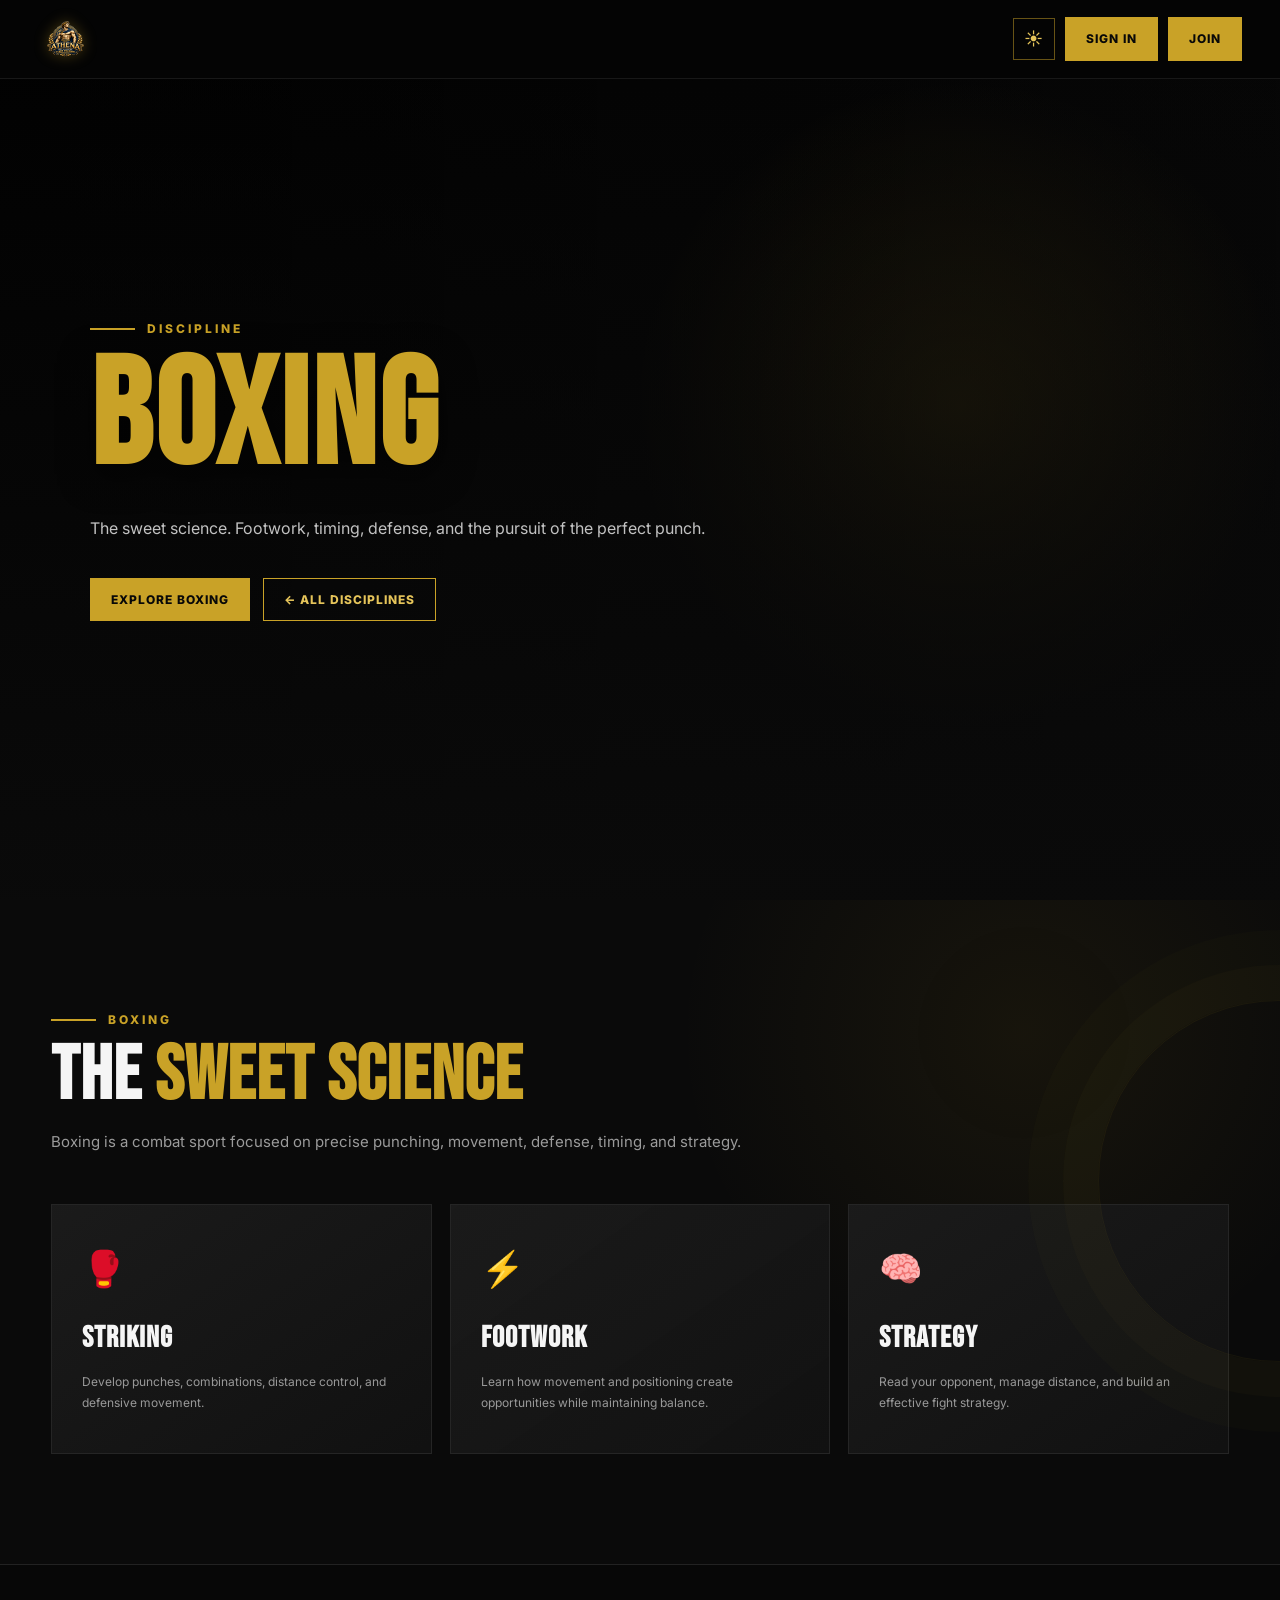
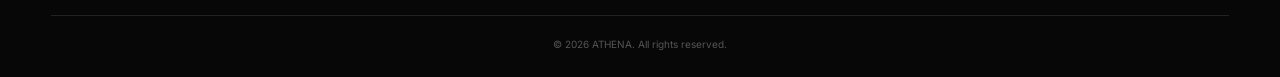
<file: boxing.html>
<!DOCTYPE html>
<html lang="en">
<head>
    <meta charset="UTF-8">
    <meta name="viewport" content="width=device-width, initial-scale=1.0">

    <title>ATHENA — Boxing</title>

    <link rel="preconnect" href="https://fonts.googleapis.com">
    <link
        href="https://fonts.googleapis.com/css2?family=Bebas+Neue&family=Inter:wght@300;400;600;800&display=swap"
        rel="stylesheet"
    >

    <link rel="stylesheet" href="boxing.css">
</head>

<body>

<nav id="navbar">
    <div class="nav-container">

        <a href="index.html" class="logo">
            <img src="images/logo.png" alt="ATHENA">
        </a>

        <div class="nav-actions">

            <button
                class="theme-toggle"
                id="themeToggle"
                type="button"
            >
                <span id="themeIcon">☀</span>
            </button>

            <button
                class="btn btn-primary"
                onclick="window.location.href='signin.html'"
            >
                Sign In
            </button>

            <button
                class="btn btn-primary"
                onclick="window.location.href='join.html'"
            >
                Join
            </button>

        </div>

    </div>
</nav>


<section class="sport-hero boxing-page">

    <div class="sport-overlay"></div>

    <div class="sport-content">

        <span class="section-tag">
            DISCIPLINE
        </span>

        <h1>
            <span class="gold">BOXING</span>
        </h1>

        <p>
            The sweet science.
            Footwork, timing, defense, and the pursuit of the perfect punch.
        </p>

        <div class="sport-buttons">

            <a href="#about" class="btn btn-primary">
                Explore Boxing
            </a>

            <a href="index.html#disciplines" class="btn btn-outline">
                ← All Disciplines
            </a>

        </div>

    </div>

</section>


<section id="about" class="sport-section">

    <div class="container">

        <div class="section-header">

            <span class="section-tag">
                BOXING
            </span>

            <h2 class="section-title">
                THE <span class="gold">SWEET SCIENCE</span>
            </h2>

            <p class="section-desc">
                Boxing is a combat sport focused on precise punching,
                movement, defense, timing, and strategy.
            </p>

        </div>

        <div class="sport-grid">

            <div class="sport-info-card">
                <span>🥊</span>
                <h3>STRIKING</h3>
                <p>
                    Develop punches, combinations, distance control,
                    and defensive movement.
                </p>
            </div>

            <div class="sport-info-card">
                <span>⚡</span>
                <h3>FOOTWORK</h3>
                <p>
                    Learn how movement and positioning create opportunities
                    while maintaining balance.
                </p>
            </div>

            <div class="sport-info-card">
                <span>🧠</span>
                <h3>STRATEGY</h3>
                <p>
                    Read your opponent, manage distance, and build an
                    effective fight strategy.
                </p>
            </div>

        </div>

    </div>

</section>


<footer class="footer">

    <div class="container">

        <div class="footer-bottom">
            <p>© 2026 ATHENA. All rights reserved.</p>
        </div>

    </div>

</footer>


<script src="boxing.js"></script>

</body>
</html>
</file>
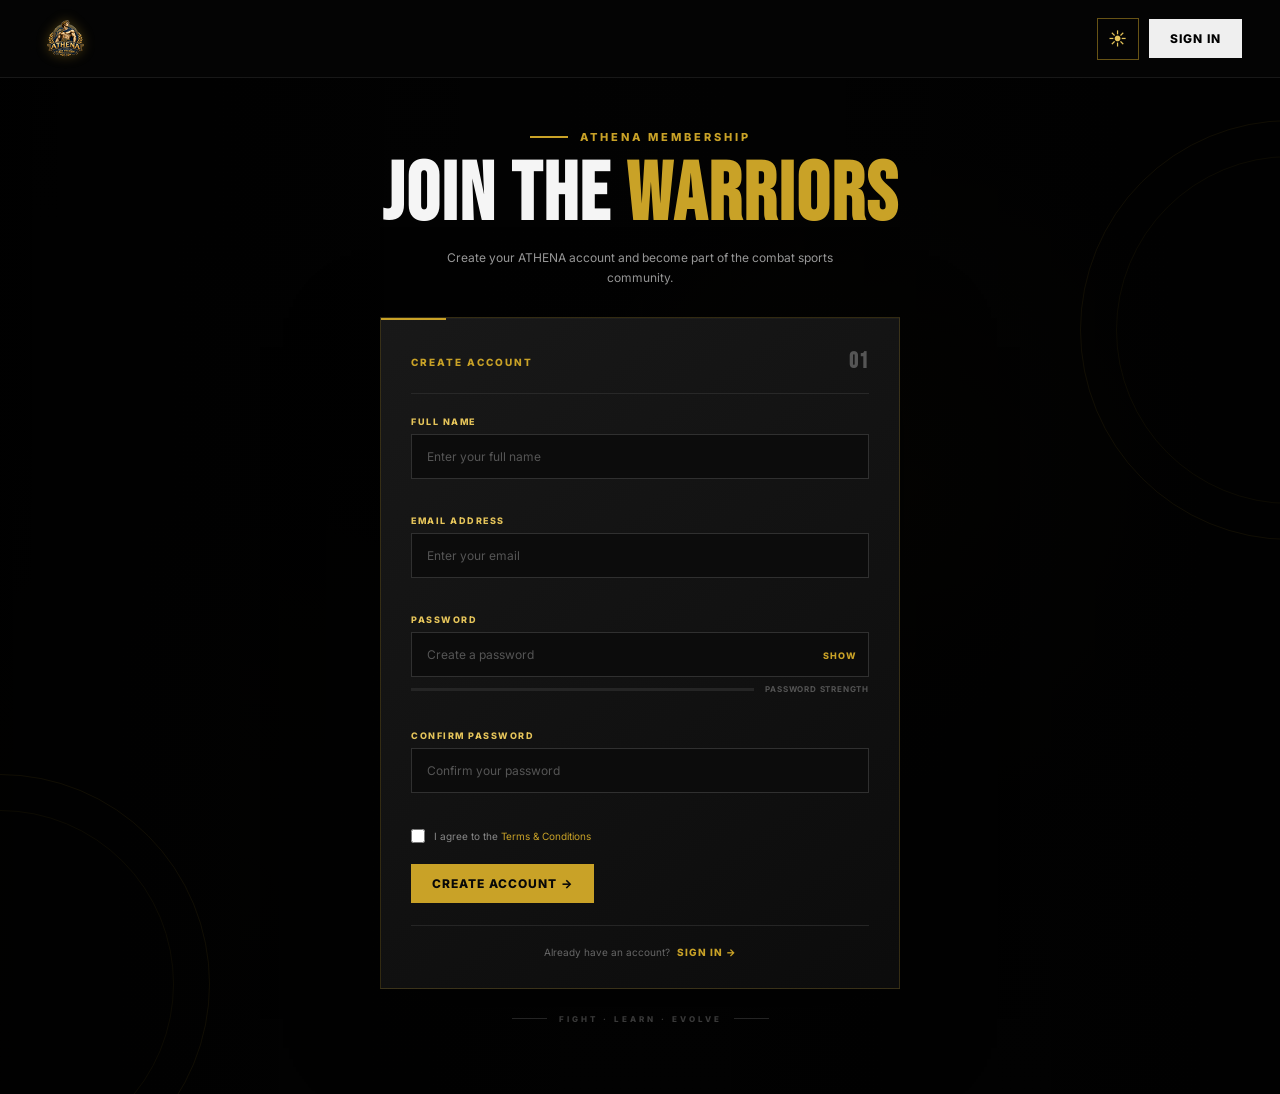
<file: join.html>
<!doctype html>
<html lang="en">
<head>
    <meta charset="UTF-8">
    <meta name="viewport" content="width=device-width, initial-scale=1.0">

    <title>ATHENA — Join</title>

    <link rel="preconnect" href="https://fonts.googleapis.com">
    <link href="https://fonts.googleapis.com/css2?family=Bebas+Neue&family=Inter:wght@300;400;600;800&display=swap" rel="stylesheet">

    <link rel="stylesheet" href="join.css">
</head>

<body>

<nav id="navbar">
    <div class="nav-container">

        <a href="index.html" class="logo">
            <img src="images/logo.png" alt="ATHENA">
        </a>

        <div class="nav-actions">

            <button
                class="theme-toggle"
                id="themeToggle"
                type="button"
                aria-label="Toggle theme"
            >
                <span id="themeIcon">☀</span>
            </button>

            <button
                class="btn btn-outline"
                onclick="window.location.href='signin.html'"
            >
                Sign In
            </button>

        </div>
    </div>
</nav>


<main class="join-page">

    <div class="join-background"></div>
    <div class="join-overlay"></div>

    <div class="gold-circle circle-one"></div>
    <div class="gold-circle circle-two"></div>

    <section class="join-section">

        <div class="join-header">

            <span class="section-tag">
                <span class="tag-line"></span>
                ATHENA MEMBERSHIP
            </span>

            <h1>
                JOIN THE
                <span class="gold">WARRIORS</span>
            </h1>

            <p>
                Create your ATHENA account and become part of the combat sports community.
            </p>

        </div>


        <div class="join-card">

            <div class="card-top">
                <span>CREATE ACCOUNT</span>
                <span class="card-number">01</span>
            </div>


            <form id="joinForm">

                <div class="form-group">
                    <label for="fullName">FULL NAME</label>

                    <input
                        type="text"
                        id="fullName"
                        placeholder="Enter your full name"
                        autocomplete="name"
                    >

                    <small class="error" id="nameError"></small>
                </div>


                <div class="form-group">
                    <label for="email">EMAIL ADDRESS</label>

                    <input
    type="email"
    id="email"
    placeholder="Enter your email"
    required
>

                    <small class="error" id="emailError"></small>
                </div>


                <div class="form-group">
                    <label for="password">PASSWORD</label>

                    <div class="password-wrapper">

                        <input
                            type="password"
                            id="password"
                            placeholder="Create a password"
                            autocomplete="new-password"
                        >

                        <button
                            type="button"
                            class="password-toggle"
                            id="passwordToggle"
                        >
                            SHOW
                        </button>

                    </div>

                    <div class="password-strength">
                        <div class="strength-bar">
                            <span id="strengthBar"></span>
                        </div>

                        <span id="strengthText">
                            PASSWORD STRENGTH
                        </span>
                    </div>

                    <small class="error" id="passwordError"></small>
                </div>


                <div class="form-group">
                    <label for="confirmPassword">CONFIRM PASSWORD</label>

                    <input
                        type="password"
                        id="confirmPassword"
                        placeholder="Confirm your password"
                        autocomplete="new-password"
                    >

                    <small class="error" id="confirmError"></small>
                </div>


                <label class="terms">

                    <input
                        type="checkbox"
                        id="terms"
                    >

                    <span>
                        I agree to the
                        <a href="#">Terms & Conditions</a>
                    </span>

                </label>

                <small class="error terms-error" id="termsError"></small>


<button type="submit" class="btn btn-primary" id="createAccount">
    CREATE ACCOUNT →
</button>

            </form>


            <div class="login-footer">

                <span>Already have an account?</span>

                <a href="signin.html">
                    SIGN IN →
                </a>

            </div>

        </div>


        <div class="join-footer-text">
            <span class="line"></span>
            FIGHT · LEARN · EVOLVE
            <span class="line"></span>
        </div>

    </section>

</main>


<script src="join.js"></script>
<script src="signinscript.js"></script>

</body>
</html>
</file>
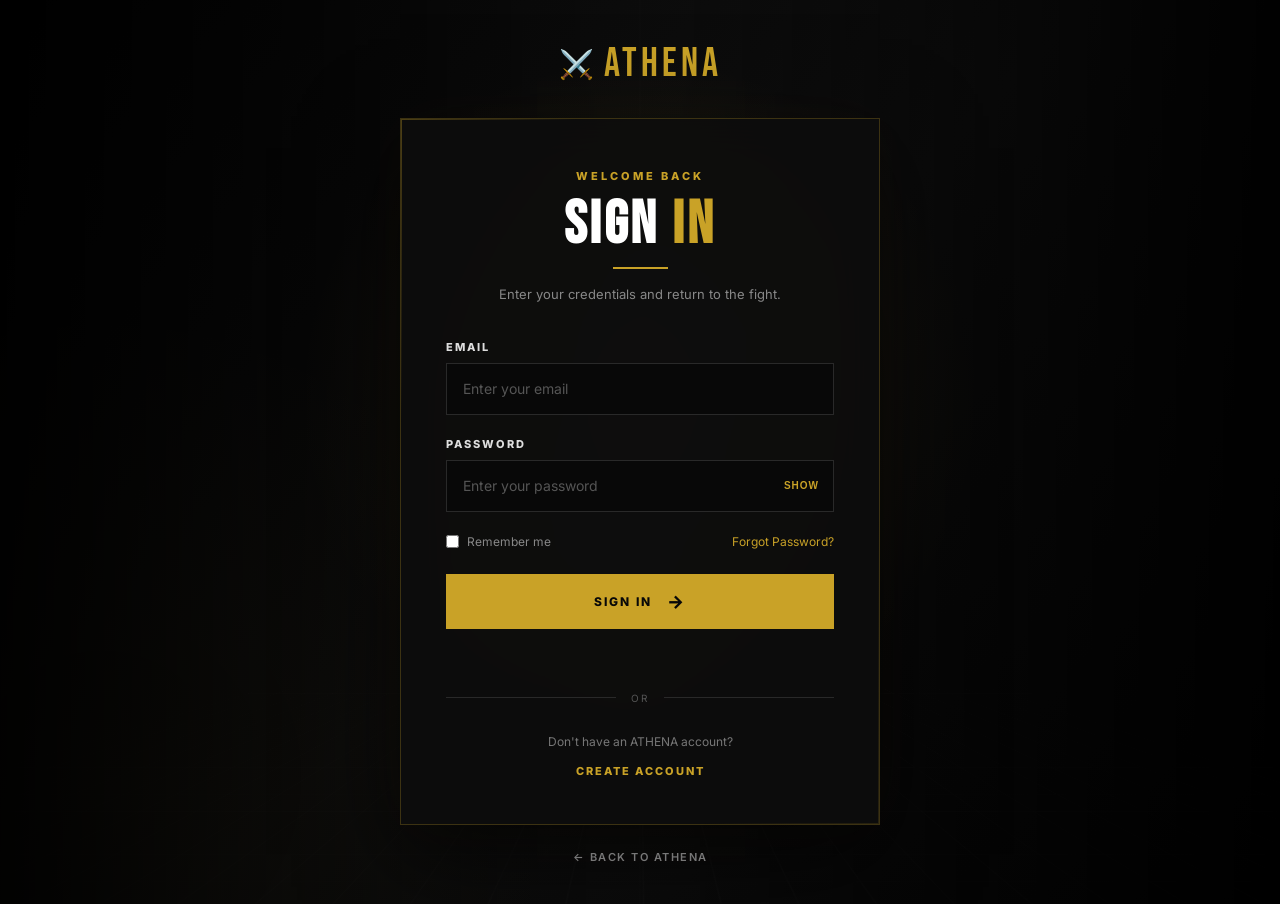
<file: signin.html>
<!DOCTYPE html>
<html lang="en">
<head>
    <meta charset="UTF-8">
    <meta name="viewport" content="width=device-width, initial-scale=1.0">

    <title>ATHENA — Sign In</title>

    <link rel="preconnect" href="https://fonts.googleapis.com">
    <link href="https://fonts.googleapis.com/css2?family=Bebas+Neue&family=Inter:wght@300;400;600;800&display=swap" rel="stylesheet">

    <link rel="stylesheet" href="stylesignin.css">
</head>

<body>

    <div class="signin-page">

        <div class="arena-light light-one"></div>
        <div class="arena-light light-two"></div>

        <div class="signin-background"></div>
        <div class="signin-overlay"></div>

        <div class="signin-container">

            <a href="index.html" class="logo">
                <span class="logo-icon">⚔️</span>
                <span class="logo-text">ATHENA</span>
            </a>

            <div class="signin-card">

                <div class="card-glow"></div>

                <div class="signin-header">
                    <span class="section-tag">WELCOME BACK</span>

                    <h1>
                        SIGN <span>IN</span>
                    </h1>

                    <div class="title-line"></div>

                    <p>
                        Enter your credentials and return to the fight.
                    </p>
                </div>

                <form id="signinForm" novalidate>

                    <div class="input-group">
                        <label for="email">EMAIL</label>

                        <div class="input-wrapper">
                            <input
                                type="email"
                                id="email"
                                placeholder="Enter your email"
                                autocomplete="email"
                            >

                            <span class="input-line"></span>
                        </div>

                        <small class="input-error" id="emailError"></small>
                    </div>

                    <div class="input-group">
                        <label for="password">PASSWORD</label>

                        <div class="input-wrapper password-wrapper">

                            <input
                                type="password"
                                id="password"
                                placeholder="Enter your password"
                                autocomplete="current-password"
                            >

                            <button
                                type="button"
                                id="togglePassword"
                                class="password-toggle"
                            >
                                SHOW
                            </button>

                            <span class="input-line"></span>
                        </div>

                        <small class="input-error" id="passwordError"></small>
                    </div>

                    <div class="signin-options">

                        <label class="remember">
                            <input
                                type="checkbox"
                                id="remember"
                            >
                            <span>Remember me</span>
                        </label>

                        <a href="#" id="forgotPassword" class="forgot">
                            Forgot Password?
                        </a>

                    </div>

                    <button
                        type="submit"
                        class="signin-button"
                        id="signinButton"
                    >
                        <span class="button-text">SIGN IN</span>
                        <span class="button-arrow">→</span>
                    </button>

                    <div
                        class="signin-message"
                        id="signinMessage"
                    ></div>

                </form>

                <div class="divider">
                    <span>OR</span>
                </div>

                <div class="register-link">
                    <p>Don't have an ATHENA account?</p>

                    <a href="join.html" id="createAccount">
                        CREATE ACCOUNT
                    </a>
                </div>

            </div>

            <a href="index.html" class="back-home">
                ← BACK TO ATHENA
            </a>

        </div>

    </div>

    <script src="signinscript.js"></script>

</body>
</html>
</file>
<file: boxing.css>
@import url('https://fonts.googleapis.com/css2?family=Bebas+Neue&family=Inter:wght@300;400;600;800&display=swap');

:root {
    --bg: #0a0a0a;
    --bg-soft: #111111;
    --card: #151515;
    --gold: #c9a227;
    --gold-light: #e5c45a;
    --white: #f5f5f5;
    --muted: #9b9b9b;
    --border: rgba(201, 162, 39, 0.25);
}

* {
    margin: 0;
    padding: 0;
    box-sizing: border-box;
}

html {
    scroll-behavior: smooth;
}

body {
    font-family: 'Inter', sans-serif;
    background: var(--bg);
    color: var(--white);
    line-height: 1.6;
    overflow-x: hidden;
}

a {
    color: inherit;
    text-decoration: none;
}

button {
    font: inherit;
}

.container {
    width: min(92%, 1200px);
    margin: 0 auto;
}

/* ================= NAVBAR ================= */

#navbar {
    position: fixed;
    top: 0;
    left: 0;
    width: 100%;
    z-index: 1000;
    background: rgba(5, 5, 5, 0.88);
    border-bottom: 1px solid rgba(255, 255, 255, 0.08);
    backdrop-filter: blur(14px);
    transition: 0.3s ease;
}

.nav-container {
    width: min(94%, 1400px);
    min-height: 78px;
    margin: auto;
    display: flex;
    align-items: center;
    justify-content: space-between;
}

.logo {
    display: flex;
    align-items: center;
}

.logo img {
    width: 55px;
    height: 55px;
    object-fit: contain;
    display: block;
    filter: drop-shadow(0 0 7px rgba(201, 162, 39, 0.3));
    transition: 0.3s ease;
}

.logo:hover img {
    transform: scale(1.08);
    filter: drop-shadow(0 0 15px rgba(201, 162, 39, 0.65));
}

.nav-actions {
    display: flex;
    align-items: center;
    gap: 10px;
}

/* ================= BUTTONS ================= */

.btn {
    border: 1px solid transparent;
    padding: 11px 20px;
    cursor: pointer;
    text-transform: uppercase;
    font-size: 12px;
    font-weight: 800;
    letter-spacing: 1px;
    transition: all 0.25s ease;
}

.btn-primary {
    background: var(--gold);
    color: #080808;
}

.btn-primary:hover {
    background: var(--gold-light);
    transform: translateY(-2px);
    box-shadow: 0 8px 25px rgba(201, 162, 39, 0.25);
}

.btn-outline {
    background: transparent;
    color: var(--gold-light);
    border-color: var(--gold);
}

.btn-outline:hover {
    background: var(--gold);
    color: #080808;
    transform: translateY(-2px);
}

.theme-toggle {
    width: 42px;
    height: 42px;
    border: 1px solid rgba(201, 162, 39, 0.5);
    background: transparent;
    color: var(--gold-light);
    display: flex;
    align-items: center;
    justify-content: center;
    cursor: pointer;
    font-size: 18px;
    transition: 0.25s ease;
}

.theme-toggle:hover {
    background: var(--gold);
    color: #080808;
    transform: translateY(-2px);
}

/* ================= HERO ================= */

.sport-hero {
    position: relative;
    min-height: 100vh;
    display: flex;
    align-items: center;
    padding: 130px 7% 90px;
    overflow: hidden;
}

.boxing-page {
    background:
        radial-gradient(
            circle at 75% 45%,
            rgba(201, 162, 39, 0.16),
            transparent 30%
        ),
        linear-gradient(
            90deg,
            rgba(0, 0, 0, 0.94),
            rgba(0, 0, 0, 0.52),
            rgba(0, 0, 0, 0.35)
        ),
        url('https://images.pexels.com/photos/7991377/pexels-photo-7991377.jpeg?auto=compress&cs=tinysrgb&w=1920')
        center / cover no-repeat;

    transform: scale(1);
}

.sport-overlay {
    position: absolute;
    inset: 0;

    background:
        linear-gradient(
            to bottom,
            rgba(0, 0, 0, 0.15),
            rgba(10, 10, 10, 0.98)
        ),
        linear-gradient(
            90deg,
            rgba(0, 0, 0, 0.45),
            transparent
        );
}

.sport-content {
    position: relative;
    z-index: 2;
    max-width: 750px;
    animation: heroReveal 1s ease forwards;
}

.section-tag {
    display: flex;
    align-items: center;
    gap: 12px;
    color: var(--gold);
    font-size: 12px;
    font-weight: 800;
    letter-spacing: 3px;
}

.section-tag::before {
    content: '';
    width: 45px;
    height: 2px;
    background: var(--gold);
}

.sport-content h1 {
    margin-top: 18px;
    font-family: 'Bebas Neue', sans-serif;
    font-size: clamp(80px, 12vw, 150px);
    line-height: 0.85;
    letter-spacing: 3px;
    text-shadow: 0 10px 35px rgba(0, 0, 0, 0.65);
}

.gold {
    color: var(--gold);
}

.sport-content p {
    max-width: 650px;
    margin-top: 30px;
    color: #c2c2c2;
    font-size: 16px;
    line-height: 1.8;
}

.sport-buttons {
    display: flex;
    flex-wrap: wrap;
    gap: 13px;
    margin-top: 35px;
}

/* ================= SECTION ================= */

.sport-section {
    padding: 110px 0;
    background:
        radial-gradient(
            circle at 80% 20%,
            rgba(201, 162, 39, 0.07),
            transparent 30%
        ),
        var(--bg);
}

.section-header {
    max-width: 750px;
    margin-bottom: 50px;
}

.section-title {
    margin-top: 12px;
    font-family: 'Bebas Neue', sans-serif;
    font-size: clamp(48px, 6vw, 76px);
    line-height: 0.95;
    letter-spacing: 1px;
}

.section-desc {
    margin-top: 17px;
    color: var(--muted);
    font-size: 15px;
}

/* ================= INFO CARDS ================= */

.sport-grid {
    display: grid;
    grid-template-columns: repeat(3, 1fr);
    gap: 18px;
}

.sport-info-card {
    position: relative;
    padding: 35px 30px;
    min-height: 250px;
    background:
        linear-gradient(
            145deg,
            rgba(255,255,255,0.025),
            rgba(0,0,0,0.2)
        ),
        var(--card);

    border: 1px solid #252525;
    overflow: hidden;
    transition:
        transform 0.35s ease,
        border-color 0.35s ease,
        box-shadow 0.35s ease;
}

.sport-info-card::before {
    content: '';
    position: absolute;
    top: 0;
    left: 0;
    width: 0;
    height: 2px;
    background: var(--gold);
    transition: width 0.4s ease;
}

.sport-info-card:hover {
    transform: translateY(-8px);
    border-color: var(--gold);
    box-shadow: 0 15px 35px rgba(0, 0, 0, 0.35);
}

.sport-info-card:hover::before {
    width: 100%;
}

.sport-info-card span {
    display: block;
    font-size: 35px;
    margin-bottom: 18px;
    transition: transform 0.3s ease;
}

.sport-info-card:hover span {
    transform: scale(1.12);
}

.sport-info-card h3 {
    font-family: 'Bebas Neue', sans-serif;
    font-size: 30px;
    letter-spacing: 1px;
}

.sport-info-card p {
    margin-top: 10px;
    color: #999;
    font-size: 12px;
    line-height: 1.7;
}

/* ================= DECORATION ================= */

.sport-section {
    position: relative;
    overflow: hidden;
}

.sport-section::after {
    content: '';
    position: absolute;
    right: -180px;
    top: 100px;
    width: 360px;
    height: 360px;
    border: 1px solid rgba(201, 162, 39, 0.07);
    border-radius: 50%;
    box-shadow:
        0 0 0 35px rgba(201, 162, 39, 0.025),
        0 0 0 70px rgba(201, 162, 39, 0.015);
    pointer-events: none;
}

/* ================= FOOTER ================= */

.footer {
    padding: 50px 0 25px;
    background: #070707;
    border-top: 1px solid #222;
}

.footer-bottom {
    padding-top: 20px;
    border-top: 1px solid #222;
    color: #555;
    font-size: 10px;
    text-align: center;
}

/* ================= ANIMATIONS ================= */

@keyframes heroReveal {
    from {
        opacity: 0;
        transform: translateY(30px);
    }

    to {
        opacity: 1;
        transform: translateY(0);
    }
}

@keyframes fadeUp {
    from {
        opacity: 0;
        transform: translateY(25px);
    }

    to {
        opacity: 1;
        transform: translateY(0);
    }
}

.reveal {
    opacity: 0;
    transform: translateY(25px);
}

.reveal.visible {
    opacity: 1;
    transform: translateY(0);
    transition:
        opacity 0.7s ease,
        transform 0.7s ease;
}

/* ================= LIGHT MODE ================= */

body.light-mode {
    --bg: rgb(251, 242, 213);
    --bg-soft: #ffffff;
    --card: #ffffff;
    --gold: #d2a316;
    --gold-light: #8a6700;
    --white: #222222;
    --muted: #666666;
    --border: rgba(166, 124, 0, 0.25);

    background: var(--bg);
    color: #222;
}

body.light-mode #navbar {
    background: rgba(255, 255, 255, 0.94);
    border-bottom-color: rgba(0, 0, 0, 0.1);
}

body.light-mode .sport-overlay {
    background:
        linear-gradient(
            to bottom,
            rgba(255, 255, 255, 0.05),
            rgba(251, 242, 213, 0.98)
        ),
        linear-gradient(
            90deg,
            rgba(0, 0, 0, 0.15),
            transparent
        );
}

body.light-mode .sport-content p {
    color: #555;
}

body.light-mode .sport-section {
    background:
        radial-gradient(
            circle at 80% 20%,
            rgba(201, 162, 39, 0.1),
            transparent 30%
        ),
        var(--bg);
}

body.light-mode .sport-info-card {
    background: #fff;
    border-color: #ddd;
}

body.light-mode .sport-info-card p {
    color: #666;
}

body.light-mode .footer {
    background: #e5e5e5;
}

body.light-mode .footer-bottom {
    border-color: #ccc;
    color: #777;
}

body.light-mode .theme-toggle {
    background: #fff;
    border-color: var(--border);
    color: var(--gold-light);
}

/* ================= RESPONSIVE ================= */

@media (max-width: 800px) {

    .nav-container {
        min-height: 70px;
    }

    .logo img {
        width: 48px;
        height: 48px;
    }

    .sport-hero {
        min-height: 90vh;
        padding: 130px 6% 70px;
    }

    .sport-content h1 {
        font-size: clamp(70px, 18vw, 110px);
    }

    .sport-content p {
        font-size: 14px;
    }

    .sport-grid {
        grid-template-columns: 1fr;
    }

    .sport-info-card {
        min-height: 220px;
    }
}

@media (max-width: 560px) {

    .nav-container {
        min-height: 65px;
    }

    .logo img {
        width: 45px;
        height: 45px;
    }

    .nav-actions {
        gap: 7px;
    }

    .nav-actions .btn {
        padding: 9px 12px;
        font-size: 10px;
    }

    .theme-toggle {
        width: 38px;
        height: 38px;
    }

    .sport-hero {
        padding: 115px 5% 60px;
    }

    .sport-content h1 {
        font-size: 82px;
    }

    .sport-content p {
        font-size: 13px;
        line-height: 1.7;
    }

    .sport-buttons {
        flex-direction: column;
    }

    .sport-buttons .btn {
        width: 100%;
        text-align: center;
    }

    .sport-section {
        padding: 80px 0;
    }

    .section-title {
        font-size: 50px;
    }

    .sport-info-card {
        padding: 28px 24px;
    }
}
</file>
<file: join.css>
@import url('https://fonts.googleapis.com/css2?family=Bebas+Neue&family=Inter:wght@300;400;600;800&display=swap');

:root {
    --bg: #0a0a0a;
    --card: #151515;
    --gold: #c9a227;
    --gold-light: #e5c45a;
    --white: #f5f5f5;
    --muted: #9b9b9b;
    --border: rgba(201, 162, 39, 0.25);
}

* {
    margin: 0;
    padding: 0;
    box-sizing: border-box;
}

html {
    scroll-behavior: smooth;
}

body {
    font-family: 'Inter', sans-serif;
    background: var(--bg);
    color: var(--white);
    min-height: 100vh;
    overflow-x: hidden;
}

a {
    color: inherit;
    text-decoration: none;
}

button,
input {
    font: inherit;
}


/* ==================== NAVBAR ==================== */

#navbar {
    position: fixed;
    top: 0;
    left: 0;
    width: 100%;
    height: 78px;
    z-index: 1000;

    background: rgba(5, 5, 5, 0.9);
    border-bottom: 1px solid rgba(255, 255, 255, 0.08);

    backdrop-filter: blur(14px);
}

.nav-container {
    width: min(94%, 1400px);
    height: 100%;
    margin: auto;

    display: flex;
    align-items: center;
    justify-content: space-between;
}


/* ==================== LOGO ==================== */

.logo {
    display: flex;
    align-items: center;
    justify-content: center;
}

.logo img {
    width: 55px;
    height: 55px;

    object-fit: contain;
    display: block;

    filter: drop-shadow(
        0 0 6px rgba(201, 162, 39, 0.3)
    );

    transition:
        transform 0.3s ease,
        filter 0.3s ease;
}

.logo:hover img {
    transform: scale(1.08);

    filter: drop-shadow(
        0 0 14px rgba(201, 162, 39, 0.6)
    );
}


/* ==================== NAV ACTIONS ==================== */

.nav-actions {
    display: flex;
    align-items: center;
    gap: 10px;
}


/* ==================== BUTTONS ==================== */

.btn {
    border: 1px solid transparent;
    padding: 11px 20px;

    cursor: pointer;

    text-transform: uppercase;
    font-size: 12px;
    font-weight: 800;
    letter-spacing: 1px;

    transition: all 0.25s ease;
}

.btn-primary {
    background: var(--gold);
    color: #080808;
}

.btn-primary:hover {
    background: var(--gold-light);

    transform: translateY(-2px);

    box-shadow:
        0 8px 25px rgba(201, 162, 39, 0.22);
}

/* ==================== THEME ==================== */

.theme-toggle {
    width: 42px;
    height: 42px;

    border: 1px solid rgba(201, 162, 39, 0.5);

    background: transparent;
    color: var(--gold-light);

    display: flex;
    align-items: center;
    justify-content: center;

    cursor: pointer;

    font-size: 18px;

    transition: all 0.25s ease;
}

.theme-toggle:hover {
    background: var(--gold);
    color: #080808;

    transform: translateY(-2px);
}


/* ==================== JOIN PAGE ==================== */

.join-page {
    min-height: 100vh;

    position: relative;

    display: flex;
    justify-content: center;
    align-items: center;

    padding: 130px 20px 70px;

    overflow: hidden;
}


/* ==================== BACKGROUND ==================== */

.join-background {
    position: absolute;
    inset: 0;

    background:
        radial-gradient(
            circle at 70% 45%,
            rgba(201, 162, 39, 0.14),
            transparent 30%
        ),
        radial-gradient(
            circle at 20% 80%,
            rgba(201, 162, 39, 0.07),
            transparent 28%
        ),
        url('https://images.pexels.com/photos/4761799/pexels-photo-4761799.jpeg?auto=compress&cs=tinysrgb&w=1920')
        center / cover no-repeat;

    filter: grayscale(25%) contrast(1.1);

    transform: scale(1.04);
}

.join-overlay {
    position: absolute;
    inset: 0;

    background:
        linear-gradient(
            90deg,
            rgba(0, 0, 0, 0.95),
            rgba(0, 0, 0, 0.72),
            rgba(0, 0, 0, 0.92)
        ),
        linear-gradient(
            to bottom,
            rgba(0, 0, 0, 0.25),
            var(--bg)
        );
}


/* ==================== DECORATION ==================== */

.gold-circle {
    position: absolute;

    width: 420px;
    height: 420px;

    border: 1px solid rgba(201, 162, 39, 0.08);

    border-radius: 50%;

    pointer-events: none;

    animation: rotateCircle 25s linear infinite;
}

.gold-circle::before {
    content: '';

    position: absolute;

    inset: 35px;

    border: 1px solid rgba(201, 162, 39, 0.06);

    border-radius: 50%;
}

.circle-one {
    left: -210px;
    bottom: -100px;
}

.circle-two {
    right: -220px;
    top: 120px;

    animation-direction: reverse;
}

@keyframes rotateCircle {
    from {
        transform: rotate(0deg);
    }

    to {
        transform: rotate(360deg);
    }
}


/* ==================== JOIN SECTION ==================== */

.join-section {
    position: relative;

    z-index: 2;

    width: min(100%, 520px);
}


/* ==================== HEADER ==================== */

.join-header {
    text-align: center;

    margin-bottom: 28px;

    animation: revealUp 0.8s ease forwards;
}

.section-tag {
    display: flex;

    align-items: center;
    justify-content: center;

    gap: 12px;

    color: var(--gold);

    font-size: 11px;
    font-weight: 800;

    letter-spacing: 3px;
}

.tag-line {
    width: 38px;
    height: 2px;

    background: var(--gold);
}

.join-header h1 {
    margin-top: 15px;

    font-family: 'Bebas Neue', sans-serif;

    font-size: clamp(55px, 8vw, 82px);

    line-height: 0.9;

    letter-spacing: 2px;
}

.gold {
    color: var(--gold);
}

.join-header p {
    max-width: 430px;

    margin: 15px auto 0;

    color: #999;

    font-size: 12px;

    line-height: 1.7;
}


/* ==================== CARD ==================== */

.join-card {
    background:
        linear-gradient(
            145deg,
            rgba(25, 25, 25, 0.98),
            rgba(12, 12, 12, 0.98)
        );

    border: 1px solid rgba(201, 162, 39, 0.2);

    padding: 30px;

    box-shadow:
        0 30px 80px rgba(0, 0, 0, 0.55),
        inset 0 1px 0 rgba(255, 255, 255, 0.03);

    animation: cardAppear 0.8s 0.15s ease both;

    position: relative;
}

.join-card::before {
    content: '';

    position: absolute;

    top: 0;
    left: 0;

    width: 65px;
    height: 2px;

    background: var(--gold);
}


/* ==================== CARD TOP ==================== */

.card-top {
    display: flex;

    justify-content: space-between;
    align-items: center;

    padding-bottom: 18px;

    margin-bottom: 22px;

    border-bottom: 1px solid #282828;

    color: var(--gold);

    font-size: 10px;

    font-weight: 800;

    letter-spacing: 2px;
}

.card-number {
    color: #555;

    font-family: 'Bebas Neue', sans-serif;

    font-size: 22px;

    letter-spacing: 1px;
}


/* ==================== FORM ==================== */

.form-group {
    margin-bottom: 17px;
}

.form-group label {
    display: block;

    margin-bottom: 7px;

    color: var(--gold-light);

    font-size: 9px;

    font-weight: 800;

    letter-spacing: 1.5px;
}

.form-group input {
    width: 100%;

    padding: 14px 15px;

    background: #0c0c0c;

    border: 1px solid #303030;

    color: var(--white);

    outline: none;

    font-size: 12px;

    transition:
        border-color 0.25s ease,
        box-shadow 0.25s ease,
        transform 0.25s ease;
}

.form-group input::placeholder {
    color: #555;
}

.form-group input:focus {
    border-color: var(--gold);

    box-shadow:
        0 0 0 3px rgba(201, 162, 39, 0.07);

    transform: translateY(-1px);
}

.form-group input.invalid {
    border-color: #a93636;
}


/* ==================== PASSWORD ==================== */

.password-wrapper {
    position: relative;
}

.password-wrapper input {
    padding-right: 65px;
}

.password-toggle {
    position: absolute;

    right: 12px;
    top: 50%;

    transform: translateY(-50%);

    border: 0;

    background: transparent;

    color: var(--gold);

    cursor: pointer;

    font-size: 9px;
    font-weight: 800;

    letter-spacing: 1px;
}

.password-strength {
    display: flex;

    align-items: center;

    gap: 10px;

    margin-top: 7px;
}

.strength-bar {
    height: 3px;

    flex: 1;

    background: #252525;

    overflow: hidden;
}

.strength-bar span {
    display: block;

    width: 0%;
    height: 100%;

    background: var(--gold);

    transition: width 0.3s ease;
}

#strengthText {
    width: 105px;

    color: #555;

    font-size: 8px;

    font-weight: 700;

    letter-spacing: 0.8px;

    text-align: right;
}


/* ==================== ERROR ==================== */

.error {
    display: block;

    min-height: 14px;

    margin-top: 5px;

    color: #c95b5b;

    font-size: 9px;
}


/* ==================== TERMS ==================== */

.terms {
    display: flex;

    align-items: center;

    gap: 9px;

    margin: 4px 0 0;

    color: #888;

    font-size: 10px;

    cursor: pointer;
}

.terms input {
    width: 14px;
    height: 14px;

    accent-color: var(--gold);

    cursor: pointer;
}

.terms a {
    color: var(--gold);

    transition: color 0.2s ease;
}

.terms a:hover {
    color: var(--gold-light);
}

.terms-error {
    min-height: 16px;
}


/* ==================== JOIN BUTTON ==================== */

.join-button {
    width: 100%;

    margin-top: 5px;

    padding: 15px;

    display: flex;

    justify-content: center;
    align-items: center;

    gap: 15px;
}

.join-button .arrow {
    font-size: 18px;

    transition: transform 0.25s ease;
}

.join-button:hover .arrow {
    transform: translateX(5px);
}


/* ==================== LOGIN FOOTER ==================== */

.login-footer {
    display: flex;

    justify-content: center;
    align-items: center;

    gap: 7px;

    margin-top: 22px;

    padding-top: 20px;

    border-top: 1px solid #252525;

    color: #666;

    font-size: 10px;
}

.login-footer a {
    color: var(--gold);

    font-weight: 800;

    letter-spacing: 1px;

    transition: color 0.2s ease;
}

.login-footer a:hover {
    color: var(--gold-light);
}


/* ==================== BOTTOM TEXT ==================== */

.join-footer-text {
    display: flex;

    justify-content: center;
    align-items: center;

    gap: 12px;

    margin-top: 25px;

    color: #4f4f4f;

    font-size: 8px;

    font-weight: 800;

    letter-spacing: 3px;
}

.join-footer-text .line {
    width: 35px;
    height: 1px;

    background: #333;
}


/* ==================== ANIMATIONS ==================== */

@keyframes revealUp {
    from {
        opacity: 0;
        transform: translateY(25px);
    }

    to {
        opacity: 1;
        transform: translateY(0);
    }
}

@keyframes cardAppear {
    from {
        opacity: 0;
        transform: translateY(35px) scale(0.98);
    }

    to {
        opacity: 1;
        transform: translateY(0) scale(1);
    }
}


/* ==================== LIGHT MODE ==================== */

body.light-mode {
    --bg: rgb(251, 242, 213);
    --card: #ffffff;
    --gold: #d2a316;
    --gold-light: #8a6700;
    --white: #222;
    --muted: #666;

    background: var(--bg);

    color: #222;
}

body.light-mode #navbar {
    background: rgba(255, 255, 255, 0.92);

    border-bottom-color: rgba(0, 0, 0, 0.1);
}

body.light-mode .join-background {
    filter: grayscale(30%) brightness(0.85);
}

body.light-mode .join-overlay {
    background:
        linear-gradient(
            90deg,
            rgba(251, 242, 213, 0.93),
            rgba(251, 242, 213, 0.75),
            rgba(251, 242, 213, 0.93)
        );
}

body.light-mode .join-header p {
    color: #666;
}

body.light-mode .join-card {
    background:
        linear-gradient(
            145deg,
            rgba(255, 255, 255, 0.98),
            rgba(248, 248, 248, 0.98)
        );

    border-color: rgba(166, 124, 0, 0.25);

    box-shadow:
        0 30px 70px rgba(0, 0, 0, 0.15);
}

body.light-mode .card-top,
body.light-mode .login-footer {
    border-color: #ddd;
}

body.light-mode .form-group input {
    background: #f7f7f7;

    color: #222;

    border-color: #ccc;
}

body.light-mode .form-group input::placeholder {
    color: #888;
}

body.light-mode .form-group input:focus {
    border-color: var(--gold);
}

body.light-mode .password-strength .strength-bar {
    background: #ddd;
}

body.light-mode .terms {
    color: #666;
}

body.light-mode .join-footer-text {
    color: #777;
}

body.light-mode .join-footer-text .line {
    background: #bbb;
}

body.light-mode .theme-toggle {
    background: #fff;

    color: var(--gold-light);

    border-color: rgba(166, 124, 0, 0.3);
}


/* ==================== MOBILE ==================== */

@media (max-width: 600px) {

    #navbar {
        height: 68px;
    }

    .logo img {
        width: 45px;
        height: 45px;
    }

    .nav-container {
        width: 92%;
    }

    .nav-actions {
        gap: 7px;
    }

    .nav-actions .btn {
        padding: 9px 12px;
        font-size: 9px;
    }

    .theme-toggle {
        width: 38px;
        height: 38px;
    }

    .join-page {
        padding: 105px 15px 50px;
    }

    .join-header h1 {
        font-size: 58px;
    }

    .join-card {
        padding: 23px 18px;
    }

    .join-header p {
        font-size: 11px;
    }

    .login-footer {
        flex-direction: column;
        gap: 8px;
    }

    .gold-circle {
        display: none;
    }
}
</file>
<file: stylesignin.css>
* {
    margin: 0;
    padding: 0;
    box-sizing: border-box;
}

:root {
    --gold: #c9a227;
    --gold-light: #e6c65a;
    --black: #050505;
    --dark: #101010;
    --card: rgba(13, 13, 13, 0.94);
    --border: rgba(201, 162, 39, 0.25);
    --text: #ffffff;
    --muted: #888888;
    --error: #d95757;
}

html,
body {
    min-height: 100%;
}

body {
    font-family: "Inter", sans-serif;
    background: var(--black);
    color: var(--text);
    overflow-x: hidden;
}

.signin-page {
    min-height: 100vh;
    position: relative;
    display: flex;
    align-items: center;
    justify-content: center;
    padding: 40px 20px;
    overflow: hidden;
}

.signin-background {
    position: absolute;
    inset: -10%;
    background:
        radial-gradient(
            circle at 50% 45%,
            rgba(201, 162, 39, 0.12),
            transparent 35%
        ),
        radial-gradient(
            circle at 15% 80%,
            rgba(201, 162, 39, 0.05),
            transparent 30%
        ),
        linear-gradient(
            135deg,
            #030303,
            #111111,
            #030303
        );
    animation: backgroundMove 12s ease-in-out infinite alternate;
}

.signin-background::before {
    content: "";
    position: absolute;
    inset: 0;

    background-image:
        linear-gradient(
            rgba(255, 255, 255, 0.025) 1px,
            transparent 1px
        ),
        linear-gradient(
            90deg,
            rgba(255, 255, 255, 0.025) 1px,
            transparent 1px
        );

    background-size: 55px 55px;

    transform: perspective(600px) rotateX(55deg) scale(1.8);

    transform-origin: center bottom;

    opacity: 0.45;
}

.signin-overlay {
    position: absolute;
    inset: 0;

    background:
        linear-gradient(
            90deg,
            rgba(0, 0, 0, 0.9),
            transparent 50%,
            rgba(0, 0, 0, 0.9)
        );

    pointer-events: none;
}

.arena-light {
    position: absolute;
    width: 500px;
    height: 500px;
    border-radius: 50%;
    filter: blur(100px);
    opacity: 0.08;
    background: var(--gold);
    pointer-events: none;
}

.light-one {
    top: -250px;
    left: -200px;
    animation: arenaLightOne 10s ease-in-out infinite alternate;
}

.light-two {
    bottom: -250px;
    right: -200px;
    animation: arenaLightTwo 12s ease-in-out infinite alternate;
}

.signin-container {
    position: relative;
    z-index: 5;
    width: 100%;
    max-width: 480px;

    display: flex;
    flex-direction: column;
    align-items: center;

    animation: pageEnter 0.9s cubic-bezier(.2,.8,.2,1);
}

.logo {
    display: flex;
    align-items: center;
    gap: 10px;

    text-decoration: none;

    margin-bottom: 30px;

    animation: logoEnter 1s ease 0.15s both;
}

.logo-icon {
    font-size: 28px;
    display: inline-block;

    animation:
        swordFloat 3s ease-in-out infinite,
        swordGlow 2.5s ease-in-out infinite alternate;
}

.logo-text {
    font-family: "Bebas Neue", sans-serif;
    font-size: 40px;
    letter-spacing: 4px;
    color: var(--gold);
}

.signin-card {
    position: relative;
    width: 100%;

    padding: 45px;

    background: var(--card);

    border: 1px solid var(--border);

    box-shadow:
        0 30px 90px rgba(0, 0, 0, 0.7),
        0 0 60px rgba(201, 162, 39, 0.04);

    backdrop-filter: blur(20px);

    overflow: hidden;

    animation: cardEnter 0.9s cubic-bezier(.2,.8,.2,1) 0.15s both;
}

.card-glow {
    position: absolute;
    width: 160px;
    height: 2px;

    top: 0;
    left: -160px;

    background: linear-gradient(
        90deg,
        transparent,
        var(--gold),
        transparent
    );

    animation: goldScan 4s linear infinite;
}

.signin-card::before {
    content: "";
    position: absolute;
    inset: 0;

    border: 1px solid transparent;

    background:
        linear-gradient(
            120deg,
            rgba(201,162,39,0.35),
            transparent 20%,
            transparent 80%,
            rgba(201,162,39,0.15)
        )
        border-box;

    mask:
        linear-gradient(#fff 0 0) padding-box,
        linear-gradient(#fff 0 0);

    mask-composite: exclude;

    pointer-events: none;
}

.signin-header {
    text-align: center;
    margin-bottom: 35px;
}

.section-tag {
    display: inline-block;

    font-size: 11px;
    font-weight: 800;
    letter-spacing: 3px;

    color: var(--gold);

    margin-bottom: 12px;

    animation: fadeUp 0.7s ease 0.45s both;
}

.signin-header h1 {
    font-family: "Bebas Neue", sans-serif;

    font-size: 60px;
    line-height: 1;

    letter-spacing: 3px;

    margin-bottom: 12px;

    animation: titleReveal 0.8s ease 0.5s both;
}

.signin-header h1 span {
    color: var(--gold);
}

.title-line {
    width: 55px;
    height: 2px;

    background: var(--gold);

    margin: 0 auto 15px;

    transform-origin: center;

    animation: lineExpand 0.8s ease 0.65s both;
}

.signin-header p {
    color: var(--muted);

    font-size: 13px;
    line-height: 1.6;

    animation: fadeUp 0.7s ease 0.7s both;
}

.input-group {
    margin-bottom: 22px;

    animation: inputEnter 0.7s ease both;
}

.input-group:nth-child(1) {
    animation-delay: 0.65s;
}

.input-group:nth-child(2) {
    animation-delay: 0.78s;
}

.input-group label {
    display: block;

    font-size: 11px;
    font-weight: 800;

    letter-spacing: 2px;

    color: #ddd;

    margin-bottom: 9px;
}

.input-wrapper {
    position: relative;
}

.input-wrapper input {
    width: 100%;
    height: 52px;

    background: #080808;

    border: 1px solid #292929;

    color: white;

    padding: 0 16px;

    font-family: "Inter", sans-serif;
    font-size: 14px;

    outline: none;

    transition:
        border-color 0.3s ease,
        box-shadow 0.3s ease,
        background 0.3s ease;
}

.input-wrapper input::placeholder {
    color: #555;
}

.input-wrapper input:focus {
    border-color: var(--gold);

    background: #0b0b0b;

    box-shadow:
        0 0 0 2px rgba(201, 162, 39, 0.08),
        0 8px 25px rgba(0, 0, 0, 0.3);
}

.input-line {
    position: absolute;

    bottom: 0;
    left: 50%;

    width: 0;
    height: 2px;

    background: var(--gold);

    transform: translateX(-50%);

    transition: width 0.35s ease;

    pointer-events: none;
}

.input-wrapper:focus-within .input-line {
    width: 100%;
}

.password-wrapper input {
    padding-right: 75px;
}

.password-toggle {
    position: absolute;

    right: 0;
    top: 0;

    height: 52px;

    padding: 0 15px;

    background: transparent;
    border: none;

    color: var(--gold);

    font-size: 10px;
    font-weight: 800;
    letter-spacing: 1px;

    cursor: pointer;

    z-index: 2;
}

.password-toggle:hover {
    color: var(--gold-light);
}

.input-error {
    display: block;

    min-height: 16px;

    margin-top: 6px;

    color: var(--error);

    font-size: 11px;
}

.input-error:empty {
    display: none;
}

.signin-options {
    display: flex;
    align-items: center;
    justify-content: space-between;

    margin: 3px 0 25px;

    font-size: 12px;

    animation: fadeUp 0.7s ease 0.9s both;
}

.remember {
    display: flex;
    align-items: center;
    gap: 8px;

    color: #888;

    cursor: pointer;
}

.remember input {
    accent-color: var(--gold);
}

.forgot {
    color: var(--gold);

    text-decoration: none;

    transition: 0.3s ease;
}

.forgot:hover {
    color: var(--gold-light);
}

.signin-button {
    position: relative;

    width: 100%;
    height: 55px;

    border: none;

    background: var(--gold);

    color: #080808;

    font-family: "Inter", sans-serif;

    font-size: 12px;
    font-weight: 800;

    letter-spacing: 2px;

    cursor: pointer;

    display: flex;
    align-items: center;
    justify-content: center;
    gap: 15px;

    overflow: hidden;

    transition:
        transform 0.3s ease,
        box-shadow 0.3s ease,
        background 0.3s ease;

    animation: buttonEnter 0.8s ease 0.95s both;
}

.signin-button::before {
    content: "";

    position: absolute;

    top: 0;
    left: -120%;

    width: 70%;
    height: 100%;

    background: linear-gradient(
        90deg,
        transparent,
        rgba(255,255,255,0.35),
        transparent
    );

    transform: skewX(-20deg);

    transition: 0.7s;
}

.signin-button:hover::before {
    left: 140%;
}

.signin-button:hover {
    background: var(--gold-light);

    transform: translateY(-3px);

    box-shadow:
        0 12px 30px rgba(201, 162, 39, 0.2);
}

.signin-button:active {
    transform: translateY(0);
}

.button-arrow {
    font-size: 18px;

    transition: transform 0.3s ease;
}

.signin-button:hover .button-arrow {
    transform: translateX(5px);
}

.signin-button.loading {
    pointer-events: none;
}

.signin-button.loading .button-text {
    opacity: 0;
}

.signin-button.loading::after {
    content: "";

    position: absolute;

    width: 18px;
    height: 18px;

    border: 2px solid rgba(0,0,0,0.25);
    border-top-color: #080808;

    border-radius: 50%;

    animation: spin 0.7s linear infinite;
}

.signin-message {
    min-height: 18px;

    text-align: center;

    margin-top: 15px;

    font-size: 12px;
}

.signin-message.success {
    color: #c9a227;
}

.signin-message.error {
    color: var(--error);
}

.divider {
    display: flex;
    align-items: center;

    gap: 15px;

    margin: 30px 0;

    color: #555;

    font-size: 10px;
    letter-spacing: 2px;
}

.divider::before,
.divider::after {
    content: "";

    height: 1px;

    flex: 1;

    background: #292929;
}

.register-link {
    text-align: center;
}

.register-link p {
    color: #777;

    font-size: 12px;

    margin-bottom: 10px;
}

.register-link a {
    color: var(--gold);

    text-decoration: none;

    font-size: 11px;
    font-weight: 800;

    letter-spacing: 2px;

    transition: 0.3s ease;
}

.register-link a:hover {
    color: var(--gold-light);
}

.back-home {
    margin-top: 25px;

    color: #777;

    text-decoration: none;

    font-size: 11px;
    font-weight: 600;

    letter-spacing: 1.5px;

    transition: 0.3s ease;

    animation: fadeUp 0.7s ease 1.1s both;
}

.back-home:hover {
    color: var(--gold);
    transform: translateX(-4px);
}

.shake {
    animation: shake 0.4s ease;
}

@keyframes pageEnter {
    from {
        opacity: 0;
        transform: translateY(30px);
    }

    to {
        opacity: 1;
        transform: translateY(0);
    }
}

@keyframes logoEnter {
    from {
        opacity: 0;
        transform: translateY(-20px);
    }

    to {
        opacity: 1;
        transform: translateY(0);
    }
}

@keyframes cardEnter {
    from {
        opacity: 0;
        transform: translateY(45px) scale(0.97);
    }

    to {
        opacity: 1;
        transform: translateY(0) scale(1);
    }
}

@keyframes titleReveal {
    from {
        opacity: 0;
        letter-spacing: 15px;
        filter: blur(8px);
    }

    to {
        opacity: 1;
        letter-spacing: 3px;
        filter: blur(0);
    }
}

@keyframes fadeUp {
    from {
        opacity: 0;
        transform: translateY(12px);
    }

    to {
        opacity: 1;
        transform: translateY(0);
    }
}

@keyframes inputEnter {
    from {
        opacity: 0;
        transform: translateX(-20px);
    }

    to {
        opacity: 1;
        transform: translateX(0);
    }
}

@keyframes buttonEnter {
    from {
        opacity: 0;
        transform: translateY(15px);
    }

    to {
        opacity: 1;
        transform: translateY(0);
    }
}

@keyframes lineExpand {
    from {
        width: 0;
        opacity: 0;
    }

    to {
        width: 55px;
        opacity: 1;
    }
}

@keyframes goldScan {
    from {
        left: -160px;
    }

    to {
        left: 110%;
    }
}

@keyframes backgroundMove {
    from {
        transform: scale(1);
    }

    to {
        transform: scale(1.08);
    }
}

@keyframes swordFloat {
    0%, 100% {
        transform: translateY(0) rotate(0deg);
    }

    50% {
        transform: translateY(-5px) rotate(-5deg);
    }
}

@keyframes swordGlow {
    from {
        filter: drop-shadow(0 0 0 rgba(201,162,39,0));
    }

    to {
        filter: drop-shadow(0 0 8px rgba(201,162,39,0.45));
    }
}

@keyframes arenaLightOne {
    from {
        transform: translate(0, 0);
    }

    to {
        transform: translate(180px, 100px);
    }
}

@keyframes arenaLightTwo {
    from {
        transform: translate(0, 0);
    }

    to {
        transform: translate(-150px, -100px);
    }
}

@keyframes spin {
    to {
        transform: rotate(360deg);
    }
}

@keyframes shake {
    0%, 100% {
        transform: translateX(0);
    }

    25% {
        transform: translateX(-7px);
    }

    50% {
        transform: translateX(7px);
    }

    75% {
        transform: translateX(-4px);
    }
}

@media (max-width: 600px) {

    .signin-page {
        padding: 25px 15px;
    }

    .signin-card {
        padding: 30px 22px;
    }

    .signin-header h1 {
        font-size: 50px;
    }

    .logo-text {
        font-size: 34px;
    }

    .signin-options {
        gap: 15px;
    }
}
</file>
